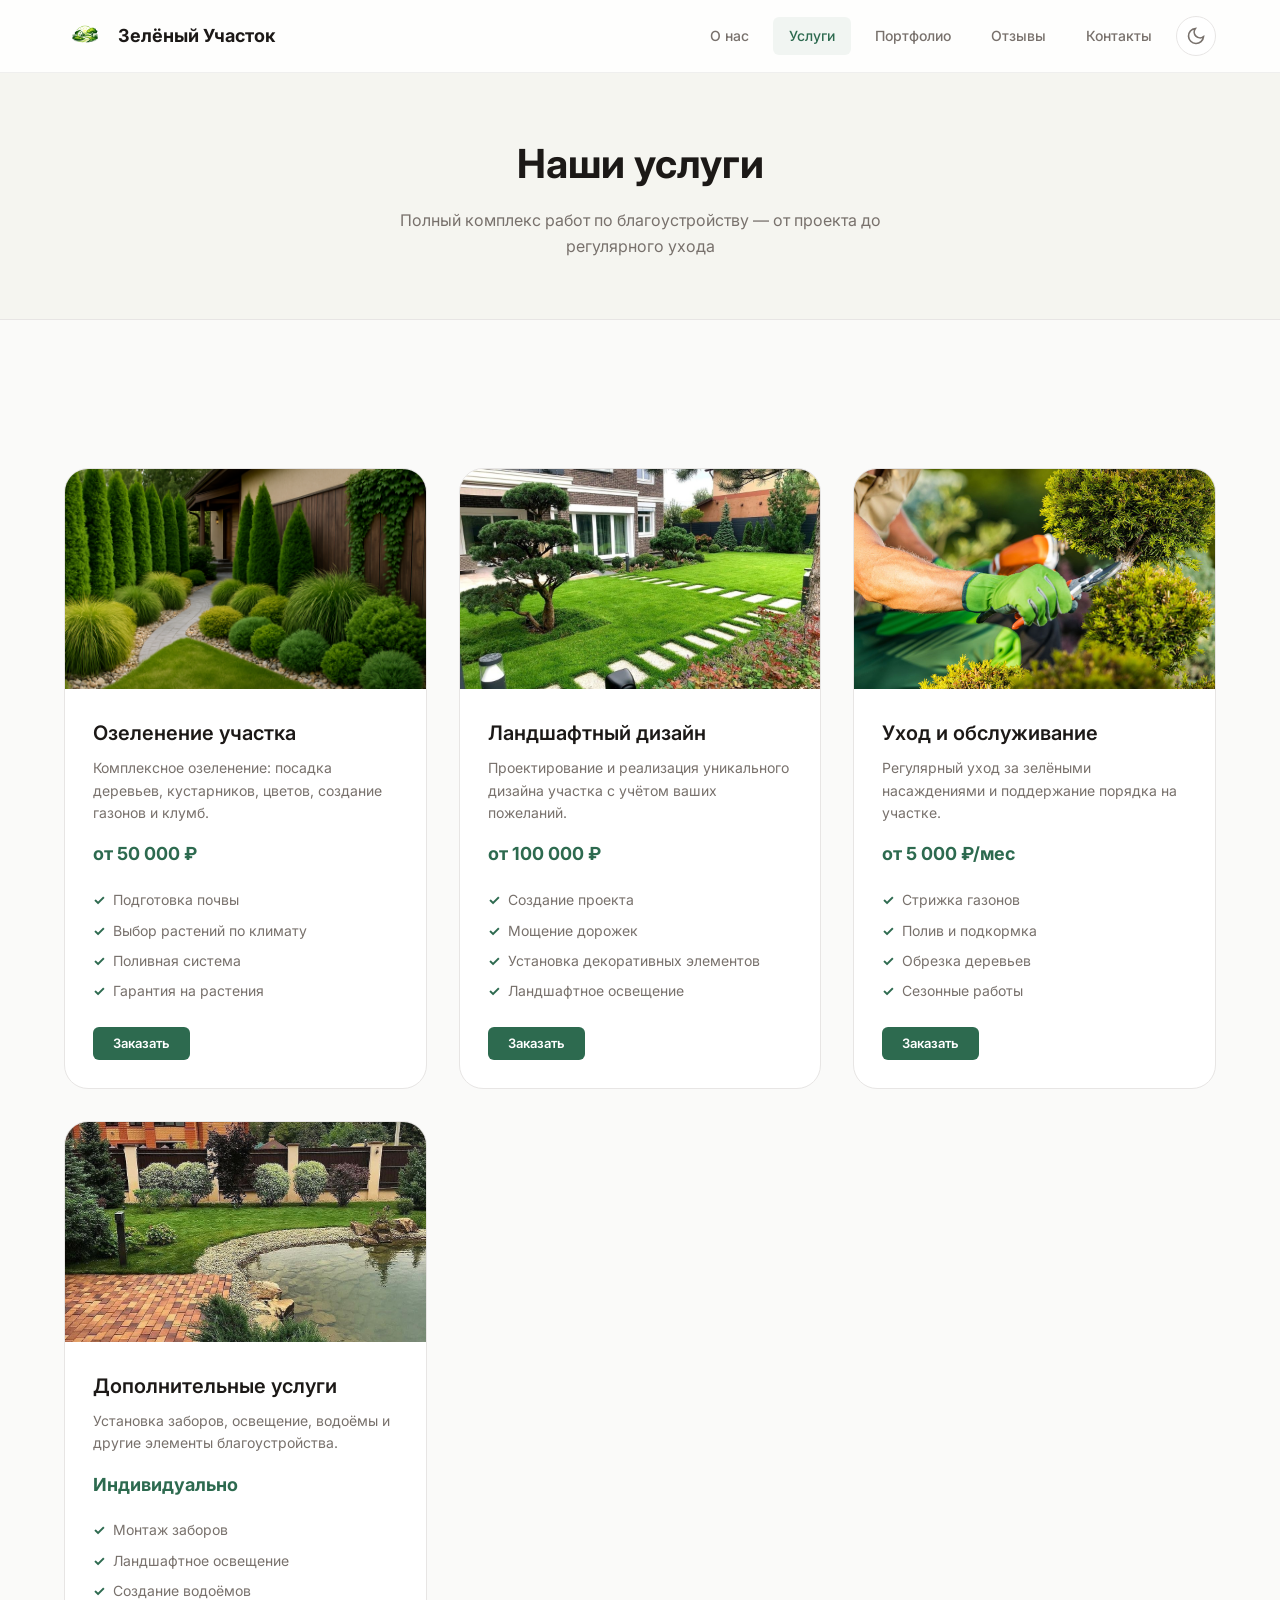
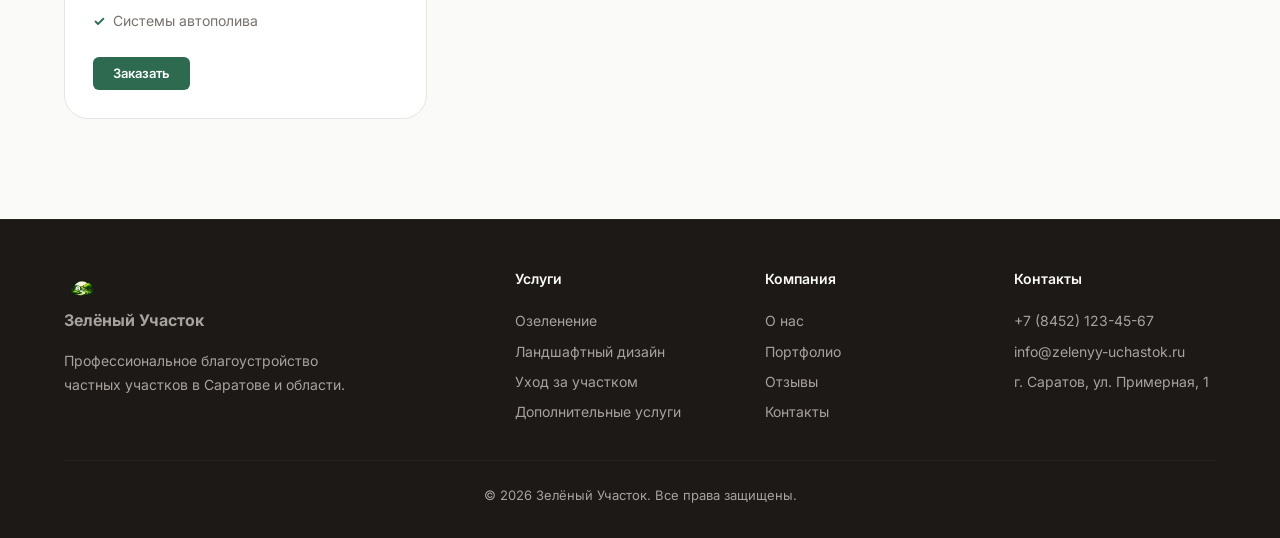
<file: services.html>
<!DOCTYPE html>
<html lang="ru" data-theme="light">
<head>
  <meta charset="UTF-8">
  <meta name="viewport" content="width=device-width, initial-scale=1.0">
  <title>Услуги — Зелёный Участок</title>
  <meta name="description" content="Полный спектр услуг по благоустройству участков: озеленение, ландшафтный дизайн, уход и обслуживание.">
  <link rel="preconnect" href="https://fonts.googleapis.com">
  <link rel="preconnect" href="https://fonts.gstatic.com" crossorigin>
  <link href="https://fonts.googleapis.com/css2?family=Inter:wght@400;500;600;700;800&display=swap" rel="stylesheet">
  <link rel="stylesheet" href="styles/style.css">
</head>
<body>

  <!-- Header (same nav pattern as index) -->
  <header class="header">
    <div class="container">
      <a href="index.html" class="header-logo">
        <img src="images/logo_no_fon.png" alt="Зелёный Участок">
        Зелёный Участок
      </a>
      <nav class="header-nav" id="headerNav">
        <a href="index.html#about">О нас</a>
        <a href="services.html" class="active">Услуги</a>
        <a href="index.html#portfolio">Портфолио</a>
        <a href="index.html#testimonials">Отзывы</a>
        <a href="index.html#contact">Контакты</a>
        <button class="theme-toggle" id="themeToggle" aria-label="Сменить тему">
          <svg class="icon-sun" width="20" height="20" viewBox="0 0 24 24" fill="none" stroke="currentColor" stroke-width="2"><circle cx="12" cy="12" r="5"/><path d="M12 1v2M12 21v2M4.22 4.22l1.42 1.42M18.36 18.36l1.42 1.42M1 12h2M21 12h2M4.22 19.78l1.42-1.42M18.36 5.64l1.42-1.42"/></svg>
          <svg class="icon-moon" width="20" height="20" viewBox="0 0 24 24" fill="none" stroke="currentColor" stroke-width="2"><path d="M21 12.79A9 9 0 1111.21 3 7 7 0 0021 12.79z"/></svg>
        </button>
      </nav>
      <button class="mobile-menu-btn" id="mobileMenuBtn" aria-label="Меню">
        <span></span><span></span><span></span>
      </button>
    </div>
  </header>

  <!-- Page header -->
  <section class="page-header">
    <div class="container">
      <h1>Наши услуги</h1>
      <p>Полный комплекс работ по благоустройству — от проекта до регулярного ухода</p>
    </div>
  </section>

  <!-- Services detail -->
  <section class="section">
    <div class="container">
      <div class="services-detail-grid">
        <div class="service-detail-card fade-in">
          <img src="images/uslug1.png" alt="Озеленение участка" loading="lazy">
          <div class="service-detail-card-body">
            <h3>Озеленение участка</h3>
            <p>Комплексное озеленение: посадка деревьев, кустарников, цветов, создание газонов и клумб.</p>
            <div class="price">от 50 000 ₽</div>
            <ul>
              <li>Подготовка почвы</li>
              <li>Выбор растений по климату</li>
              <li>Поливная система</li>
              <li>Гарантия на растения</li>
            </ul>
            <a href="index.html#contact" class="btn btn-primary btn-sm">Заказать</a>
          </div>
        </div>
        <div class="service-detail-card fade-in">
          <img src="images/uslug2.jpg" alt="Ландшафтный дизайн" loading="lazy">
          <div class="service-detail-card-body">
            <h3>Ландшафтный дизайн</h3>
            <p>Проектирование и реализация уникального дизайна участка с учётом ваших пожеланий.</p>
            <div class="price">от 100 000 ₽</div>
            <ul>
              <li>Создание проекта</li>
              <li>Мощение дорожек</li>
              <li>Установка декоративных элементов</li>
              <li>Ландшафтное освещение</li>
            </ul>
            <a href="index.html#contact" class="btn btn-primary btn-sm">Заказать</a>
          </div>
        </div>
        <div class="service-detail-card fade-in">
          <img src="images/uslug3.jpg" alt="Уход за участком" loading="lazy">
          <div class="service-detail-card-body">
            <h3>Уход и обслуживание</h3>
            <p>Регулярный уход за зелёными насаждениями и поддержание порядка на участке.</p>
            <div class="price">от 5 000 ₽/мес</div>
            <ul>
              <li>Стрижка газонов</li>
              <li>Полив и подкормка</li>
              <li>Обрезка деревьев</li>
              <li>Сезонные работы</li>
            </ul>
            <a href="index.html#contact" class="btn btn-primary btn-sm">Заказать</a>
          </div>
        </div>
        <div class="service-detail-card fade-in">
          <img src="images/uslug4.jpg" alt="Дополнительные услуги" loading="lazy">
          <div class="service-detail-card-body">
            <h3>Дополнительные услуги</h3>
            <p>Установка заборов, освещение, водоёмы и другие элементы благоустройства.</p>
            <div class="price">Индивидуально</div>
            <ul>
              <li>Монтаж заборов</li>
              <li>Ландшафтное освещение</li>
              <li>Создание водоёмов</li>
              <li>Системы автополива</li>
            </ul>
            <a href="index.html#contact" class="btn btn-primary btn-sm">Заказать</a>
          </div>
        </div>
      </div>
    </div>
  </section>

  <!-- Footer -->
  <footer class="footer">
    <div class="container">
      <div class="footer-grid">
        <div class="footer-brand">
          <a href="index.html" class="header-logo" style="font-size:16px">
            <img src="images/logo_no_fon.png" alt="Зелёный Участок" style="width:36px;height:36px">
            Зелёный Участок
          </a>
          <p>Профессиональное благоустройство частных участков в Саратове и области.</p>
        </div>
        <div>
          <h4>Услуги</h4>
          <a href="services.html">Озеленение</a>
          <a href="services.html">Ландшафтный дизайн</a>
          <a href="services.html">Уход за участком</a>
          <a href="services.html">Дополнительные услуги</a>
        </div>
        <div>
          <h4>Компания</h4>
          <a href="index.html#about">О нас</a>
          <a href="index.html#portfolio">Портфолио</a>
          <a href="index.html#testimonials">Отзывы</a>
          <a href="index.html#contact">Контакты</a>
        </div>
        <div>
          <h4>Контакты</h4>
          <a href="tel:+784521234567">+7 (8452) 123-45-67</a>
          <a href="mailto:info@zelenyy-uchastok.ru">info@zelenyy-uchastok.ru</a>
          <a href="#">г. Саратов, ул. Примерная, 1</a>
        </div>
      </div>
      <div class="footer-bottom">
        <p>&copy; 2026 Зелёный Участок. Все права защищены.</p>
      </div>
    </div>
  </footer>

  <script src="js/main.js"></script>
</body>
</html>
</file>
<file: styles/style.css>
/* ==========================================
   Зелёный Участок — Modern Stylesheet
   ========================================== */

/* ----- CSS Variables / Theming ----- */
:root {
  /* Light theme (default) */
  --color-bg: #fafaf9;
  --color-bg-alt: #f5f5f0;
  --color-surface: #ffffff;
  --color-surface-hover: #fafaf9;
  --color-text: #1c1917;
  --color-text-secondary: #78716c;
  --color-text-muted: #a8a29e;
  --color-border: #e7e5e4;
  --color-border-light: #f0efed;
  --color-primary: #2d6a4f;
  --color-primary-light: #40916c;
  --color-primary-lighter: #95d5b2;
  --color-primary-bg: rgba(45, 106, 79, 0.06);
  --color-accent: #d4a373;
  --color-accent-bg: rgba(212, 163, 115, 0.1);
  --color-overlay: rgba(0, 0, 0, 0.5);
  --color-hero-overlay: rgba(0, 0, 0, 0.4);
  --color-input-bg: #ffffff;
  --color-input-border: #d6d3d1;
  --color-input-focus: #2d6a4f;
  --color-success: #16a34a;
  --color-error: #dc2626;
  --color-rating: #f59e0b;
  --color-footer-bg: #1c1917;
  --color-footer-text: #a8a29e;
  --color-footer-border: #292524;
  --color-header-bg: rgba(255, 255, 255, 0.85);
  --color-header-border: rgba(0, 0, 0, 0.06);
  --shadow-sm: 0 1px 2px rgba(0, 0, 0, 0.04);
  --shadow-md: 0 4px 16px rgba(0, 0, 0, 0.06);
  --shadow-lg: 0 8px 32px rgba(0, 0, 0, 0.08);
  --shadow-xl: 0 16px 48px rgba(0, 0, 0, 0.1);
  --radius-sm: 6px;
  --radius-md: 10px;
  --radius-lg: 16px;
  --radius-xl: 24px;
  --font-sans: 'Inter', -apple-system, BlinkMacSystemFont, 'Segoe UI', Roboto, sans-serif;
  --container: 1200px;
  --header-height: 72px;
}

/* Dark theme */
[data-theme="dark"] {
  --color-bg: #0c0a09;
  --color-bg-alt: #1c1917;
  --color-surface: #1c1917;
  --color-surface-hover: #292524;
  --color-text: #fafaf9;
  --color-text-secondary: #a8a29e;
  --color-text-muted: #78716c;
  --color-border: #292524;
  --color-border-light: #1c1917;
  --color-primary: #52b788;
  --color-primary-light: #40916c;
  --color-primary-lighter: #2d6a4f;
  --color-primary-bg: rgba(82, 183, 136, 0.1);
  --color-accent: #d4a373;
  --color-accent-bg: rgba(212, 163, 115, 0.12);
  --color-overlay: rgba(0, 0, 0, 0.7);
  --color-hero-overlay: rgba(0, 0, 0, 0.55);
  --color-input-bg: #292524;
  --color-input-border: #44403c;
  --color-input-focus: #52b788;
  --color-success: #4ade80;
  --color-error: #f87171;
  --color-rating: #fbbf24;
  --color-footer-bg: #000000;
  --color-footer-text: #78716c;
  --color-footer-border: #1c1917;
  --color-header-bg: rgba(12, 10, 9, 0.9);
  --color-header-border: rgba(255, 255, 255, 0.06);
  --shadow-sm: 0 1px 2px rgba(0, 0, 0, 0.2);
  --shadow-md: 0 4px 16px rgba(0, 0, 0, 0.3);
  --shadow-lg: 0 8px 32px rgba(0, 0, 0, 0.35);
  --shadow-xl: 0 16px 48px rgba(0, 0, 0, 0.4);
}

/* ----- Reset & Base ----- */
*, *::before, *::after {
  margin: 0;
  padding: 0;
  box-sizing: border-box;
}

html {
  scroll-behavior: smooth;
  scroll-padding-top: var(--header-height);
}

body {
  font-family: var(--font-sans);
  background: var(--color-bg);
  color: var(--color-text);
  line-height: 1.6;
  transition: background 0.3s ease, color 0.3s ease;
  -webkit-font-smoothing: antialiased;
}

a {
  color: var(--color-primary);
  text-decoration: none;
  transition: color 0.2s ease;
}

a:hover {
  color: var(--color-primary-light);
}

img {
  max-width: 100%;
  height: auto;
  display: block;
}

ul {
  list-style: none;
}

.container {
  width: 100%;
  max-width: var(--container);
  margin: 0 auto;
  padding: 0 24px;
}

.section {
  padding: 100px 0;
}

.section-alt {
  background: var(--color-bg-alt);
  transition: background 0.3s ease;
}

.section-label {
  display: inline-block;
  font-size: 12px;
  font-weight: 600;
  text-transform: uppercase;
  letter-spacing: 2px;
  color: var(--color-primary);
  margin-bottom: 12px;
}

.section-title {
  font-size: 36px;
  font-weight: 700;
  line-height: 1.2;
  margin-bottom: 16px;
}

.section-subtitle {
  font-size: 16px;
  color: var(--color-text-secondary);
  max-width: 600px;
}

/* ----- Header / Navbar ----- */
.header {
  position: fixed;
  top: 0;
  left: 0;
  right: 0;
  z-index: 1000;
  background: var(--color-header-bg);
  border-bottom: 1px solid var(--color-header-border);
  backdrop-filter: blur(12px);
  -webkit-backdrop-filter: blur(12px);
  transition: background 0.3s ease, border-color 0.3s ease;
}

.header .container {
  display: flex;
  align-items: center;
  justify-content: space-between;
  height: var(--header-height);
}

.header-logo {
  display: flex;
  align-items: center;
  gap: 12px;
  font-size: 18px;
  font-weight: 700;
  color: var(--color-text);
}

.header-logo img {
  width: 42px;
  height: 42px;
  object-fit: contain;
}

.header-logo:hover {
  color: var(--color-text);
}

.header-nav {
  display: flex;
  align-items: center;
  gap: 8px;
}

.header-nav a {
  padding: 8px 16px;
  border-radius: var(--radius-sm);
  font-size: 14px;
  font-weight: 500;
  color: var(--color-text-secondary);
  transition: all 0.2s ease;
}

.header-nav a:hover {
  background: var(--color-primary-bg);
  color: var(--color-primary);
}

.header-nav a.active {
  color: var(--color-primary);
  background: var(--color-primary-bg);
}

/* Theme toggle */
.theme-toggle {
  width: 40px;
  height: 40px;
  border-radius: 50%;
  border: 1px solid var(--color-border);
  background: var(--color-surface);
  color: var(--color-text-secondary);
  cursor: pointer;
  display: flex;
  align-items: center;
  justify-content: center;
  font-size: 18px;
  transition: all 0.2s ease;
  flex-shrink: 0;
}

.theme-toggle:hover {
  border-color: var(--color-primary);
  color: var(--color-primary);
}

.theme-toggle .icon-sun,
.theme-toggle .icon-moon {
  transition: opacity 0.3s ease, transform 0.3s ease;
}

[data-theme="light"] .theme-toggle .icon-sun,
[data-theme="dark"] .theme-toggle .icon-moon {
  display: none;
}

/* Mobile menu */
.mobile-menu-btn {
  display: none;
  width: 40px;
  height: 40px;
  border: none;
  background: none;
  cursor: pointer;
  flex-direction: column;
  justify-content: center;
  gap: 5px;
  padding: 8px;
}

.mobile-menu-btn span {
  display: block;
  width: 100%;
  height: 2px;
  background: var(--color-text);
  border-radius: 2px;
  transition: all 0.3s ease;
}

.mobile-menu-btn.active span:nth-child(1) {
  transform: rotate(45deg) translate(5px, 5px);
}

.mobile-menu-btn.active span:nth-child(2) {
  opacity: 0;
}

.mobile-menu-btn.active span:nth-child(3) {
  transform: rotate(-45deg) translate(5px, -5px);
}

/* ----- Hero ----- */
.hero {
  position: relative;
  min-height: 100vh;
  display: flex;
  align-items: center;
  overflow: hidden;
  padding-top: var(--header-height);
}

.hero-bg {
  position: absolute;
  inset: 0;
  background: url('../images/o_kompanii.jpg') center/cover no-repeat;
  will-change: transform;
  z-index: 0;
}

.hero-bg::after {
  content: '';
  position: absolute;
  inset: 0;
  background: var(--color-hero-overlay);
}

.hero .container {
  position: relative;
  z-index: 1;
  text-align: center;
  color: #ffffff;
  padding: 60px 24px;
}

.hero-badge {
  display: inline-flex;
  align-items: center;
  gap: 8px;
  padding: 8px 20px;
  border-radius: 100px;
  background: rgba(255, 255, 255, 0.1);
  backdrop-filter: blur(8px);
  font-size: 13px;
  font-weight: 500;
  margin-bottom: 24px;
  border: 1px solid rgba(255, 255, 255, 0.12);
}

.hero-badge-dot {
  width: 6px;
  height: 6px;
  border-radius: 50%;
  background: #4ade80;
  animation: pulse-dot 2s ease-in-out infinite;
}

@keyframes pulse-dot {
  0%, 100% { box-shadow: 0 0 0 0 rgba(74, 222, 128, 0.6); }
  50% { box-shadow: 0 0 8px 2px rgba(74, 222, 128, 0.3); }
}

.hero h1 {
  font-size: 56px;
  font-weight: 800;
  line-height: 1.1;
  margin-bottom: 20px;
  letter-spacing: -1px;
}

.hero h1 span {
  display: block;
  font-weight: 400;
  font-size: 20px;
  letter-spacing: normal;
  opacity: 0.8;
  margin-bottom: 8px;
}

.hero p {
  font-size: 18px;
  opacity: 0.85;
  max-width: 600px;
  margin: 0 auto 36px;
}

.hero-buttons {
  display: flex;
  gap: 16px;
  justify-content: center;
  flex-wrap: wrap;
}

.hero-scroll {
  position: absolute;
  bottom: 32px;
  left: 50%;
  transform: translateX(-50%);
  z-index: 1;
  display: flex;
  flex-direction: column;
  align-items: center;
  gap: 8px;
  color: rgba(255, 255, 255, 0.5);
  font-size: 11px;
  text-transform: uppercase;
  letter-spacing: 2px;
  animation: fade-in-up 1s ease 1s both;
}

.hero-scroll-line {
  width: 1px;
  height: 40px;
  background: linear-gradient(180deg, rgba(255, 255, 255, 0.4), transparent);
  animation: scroll-line 2s ease-in-out infinite;
}

@keyframes scroll-line {
  0% { transform: scaleY(1); opacity: 1; }
  50% { transform: scaleY(0.3); opacity: 0.3; }
  100% { transform: scaleY(1); opacity: 1; }
}

/* ----- Buttons ----- */
.btn {
  display: inline-flex;
  align-items: center;
  gap: 8px;
  padding: 14px 28px;
  border-radius: var(--radius-sm);
  font-size: 15px;
  font-weight: 600;
  cursor: pointer;
  transition: all 0.3s ease;
  border: none;
  line-height: 1;
  font-family: inherit;
  text-decoration: none;
}

.btn-primary {
  background: var(--color-primary);
  color: #ffffff;
}

.btn-primary:hover {
  background: var(--color-primary-light);
  transform: translateY(-2px);
  box-shadow: 0 8px 24px rgba(45, 106, 79, 0.25);
  color: #ffffff;
}

.btn-outline {
  background: transparent;
  color: #ffffff;
  border: 2px solid rgba(255, 255, 255, 0.3);
}

.btn-outline:hover {
  border-color: #ffffff;
  background: rgba(255, 255, 255, 0.1);
  transform: translateY(-2px);
  color: #ffffff;
}

.btn-ghost {
  background: transparent;
  color: var(--color-text-secondary);
  padding: 8px 16px;
  font-size: 14px;
}

.btn-ghost:hover {
  color: var(--color-primary);
  background: var(--color-primary-bg);
}

.btn-sm {
  padding: 10px 20px;
  font-size: 13px;
}

/* ----- About ----- */
.about-grid {
  display: grid;
  grid-template-columns: 1fr 1fr;
  gap: 64px;
  align-items: center;
}

.about-image {
  border-radius: var(--radius-xl);
  overflow: hidden;
  box-shadow: var(--shadow-lg);
  position: relative;
}

.about-image img {
  width: 100%;
  height: 450px;
  object-fit: cover;
  transition: transform 0.6s ease;
}

.about-image:hover img {
  transform: scale(1.03);
}

.about-text p {
  font-size: 16px;
  color: var(--color-text-secondary);
  margin-bottom: 16px;
  line-height: 1.8;
}

.about-text .about-lead {
  font-size: 20px;
  font-weight: 500;
  color: var(--color-text);
}

/* ----- Services ----- */
.services-grid {
  display: grid;
  grid-template-columns: repeat(auto-fit, minmax(280px, 1fr));
  gap: 24px;
  margin-top: 48px;
}

.service-card {
  background: var(--color-surface);
  border: 1px solid var(--color-border);
  border-radius: var(--radius-lg);
  padding: 32px;
  cursor: pointer;
  transition: all 0.3s ease;
  position: relative;
  overflow: hidden;
}

.service-card::before {
  content: '';
  position: absolute;
  top: 0;
  left: 0;
  right: 0;
  height: 3px;
  background: linear-gradient(90deg, var(--color-primary), var(--color-primary-lighter));
  transform: scaleX(0);
  transform-origin: left;
  transition: transform 0.4s ease;
}

.service-card:hover {
  transform: translateY(-4px);
  border-color: var(--color-primary);
  box-shadow: var(--shadow-lg);
}

.service-card:hover::before {
  transform: scaleX(1);
}

.service-card-icon {
  width: 56px;
  height: 56px;
  border-radius: var(--radius-md);
  background: var(--color-primary-bg);
  display: flex;
  align-items: center;
  justify-content: center;
  margin-bottom: 20px;
  color: var(--color-primary);
  transition: all 0.3s ease;
}

.service-card:hover .service-card-icon {
  background: var(--color-primary);
  color: #ffffff;
  transform: scale(1.05);
}

.service-card-icon svg {
  width: 26px;
  height: 26px;
}

.service-card h3 {
  font-size: 18px;
  font-weight: 600;
  margin-bottom: 8px;
}

.service-card p {
  font-size: 14px;
  color: var(--color-text-secondary);
  line-height: 1.6;
  margin-bottom: 16px;
}

.service-card-arrow {
  display: inline-flex;
  align-items: center;
  gap: 6px;
  font-size: 13px;
  font-weight: 500;
  color: var(--color-primary);
  transition: all 0.3s ease;
}

.service-card-arrow svg {
  width: 16px;
  height: 16px;
  transition: transform 0.3s ease;
}

.service-card.expanded .service-card-arrow svg {
  transform: rotate(180deg);
}

.service-card-price {
  display: inline-block;
  font-size: 13px;
  font-weight: 600;
  color: var(--color-primary);
  padding: 4px 12px;
  border-radius: 100px;
  background: var(--color-primary-bg);
  margin-bottom: 12px;
}

.service-card-details {
  max-height: 0;
  overflow: hidden;
  transition: max-height 0.4s ease, opacity 0.3s ease;
  opacity: 0;
}

.service-card.expanded .service-card-details {
  max-height: 300px;
  opacity: 1;
}

.service-card-details ul {
  padding-top: 16px;
  border-top: 1px solid var(--color-border);
}

.service-card-details li {
  font-size: 14px;
  color: var(--color-text-secondary);
  padding: 6px 0;
  display: flex;
  align-items: center;
  gap: 8px;
}

.service-card-details li::before {
  content: '';
  width: 4px;
  height: 4px;
  border-radius: 50%;
  background: var(--color-primary);
  flex-shrink: 0;
}

/* ----- Portfolio ----- */
.portfolio-grid {
  display: grid;
  grid-template-columns: repeat(auto-fit, minmax(300px, 1fr));
  gap: 20px;
  margin-top: 48px;
}

.portfolio-item {
  border-radius: var(--radius-lg);
  overflow: hidden;
  cursor: pointer;
  position: relative;
  aspect-ratio: 4 / 3;
}

.portfolio-item img {
  width: 100%;
  height: 100%;
  object-fit: cover;
  transition: transform 0.6s ease;
}

.portfolio-item:hover img {
  transform: scale(1.06);
}

.portfolio-item-overlay {
  position: absolute;
  inset: 0;
  background: linear-gradient(180deg, transparent 50%, rgba(0, 0, 0, 0.7));
  display: flex;
  align-items: flex-end;
  padding: 24px;
  opacity: 0;
  transition: opacity 0.3s ease;
}

.portfolio-item:hover .portfolio-item-overlay {
  opacity: 1;
}

.portfolio-item-overlay h4 {
  color: #ffffff;
  font-size: 16px;
  font-weight: 600;
}

.portfolio-item-overlay p {
  color: rgba(255, 255, 255, 0.7);
  font-size: 13px;
}

/* Lightbox */
.lightbox {
  position: fixed;
  inset: 0;
  z-index: 2000;
  background: rgba(0, 0, 0, 0.9);
  display: flex;
  align-items: center;
  justify-content: center;
  opacity: 0;
  pointer-events: none;
  transition: opacity 0.3s ease;
  padding: 40px;
}

.lightbox.open {
  opacity: 1;
  pointer-events: all;
}

.lightbox img {
  max-width: 90vw;
  max-height: 85vh;
  border-radius: var(--radius-md);
  object-fit: contain;
}

.lightbox-close {
  position: absolute;
  top: 24px;
  right: 24px;
  width: 48px;
  height: 48px;
  border-radius: 50%;
  border: none;
  background: rgba(255, 255, 255, 0.1);
  color: #ffffff;
  font-size: 24px;
  cursor: pointer;
  display: flex;
  align-items: center;
  justify-content: center;
  transition: background 0.2s ease;
}

.lightbox-close:hover {
  background: rgba(255, 255, 255, 0.2);
}

.lightbox-nav {
  position: absolute;
  top: 50%;
  transform: translateY(-50%);
  width: 48px;
  height: 48px;
  border-radius: 50%;
  border: none;
  background: rgba(255, 255, 255, 0.1);
  color: #ffffff;
  cursor: pointer;
  display: flex;
  align-items: center;
  justify-content: center;
  transition: background 0.2s ease;
}

.lightbox-nav:hover {
  background: rgba(255, 255, 255, 0.2);
}

.lightbox-nav svg {
  width: 24px;
  height: 24px;
}

.lightbox-prev { left: 24px; }
.lightbox-next { right: 24px; }

@media (max-width: 768px) {
  .lightbox-nav { display: none; }
}

/* ----- Testimonials ----- */
.testimonials-grid {
  display: grid;
  grid-template-columns: repeat(auto-fit, minmax(300px, 1fr));
  gap: 24px;
  margin-top: 48px;
}

.testimonial-card {
  background: var(--color-surface);
  border: 1px solid var(--color-border);
  border-radius: var(--radius-lg);
  padding: 32px;
  transition: all 0.3s ease;
}

.testimonial-card:hover {
  transform: translateY(-4px);
  box-shadow: var(--shadow-lg);
  border-color: var(--color-border);
}

.testimonial-rating {
  color: var(--color-rating);
  font-size: 16px;
  letter-spacing: 2px;
  margin-bottom: 12px;
}

.testimonial-card blockquote {
  font-size: 15px;
  color: var(--color-text-secondary);
  line-height: 1.7;
  font-style: italic;
  margin-bottom: 16px;
}

.testimonial-card cite {
  font-style: normal;
  font-size: 14px;
  font-weight: 600;
  color: var(--color-text);
}

/* ----- Contact ----- */
.contact-wrapper {
  display: grid;
  grid-template-columns: 1fr 1fr;
  gap: 64px;
  margin-top: 48px;
  align-items: start;
}

.contact-info p {
  font-size: 16px;
  color: var(--color-text-secondary);
  line-height: 1.8;
  margin-bottom: 24px;
}

.contact-details {
  display: flex;
  flex-direction: column;
  gap: 16px;
}

.contact-detail {
  display: flex;
  align-items: center;
  gap: 12px;
  font-size: 14px;
  color: var(--color-text-secondary);
}

.contact-detail svg {
  width: 20px;
  height: 20px;
  color: var(--color-primary);
  flex-shrink: 0;
}

.contact-form {
  display: flex;
  flex-direction: column;
  gap: 16px;
}

.form-group {
  display: flex;
  flex-direction: column;
  gap: 4px;
}

.form-group label {
  font-size: 13px;
  font-weight: 500;
  color: var(--color-text-secondary);
}

.form-group input,
.form-group textarea,
.form-group select {
  padding: 12px 16px;
  border: 1px solid var(--color-input-border);
  border-radius: var(--radius-sm);
  background: var(--color-input-bg);
  color: var(--color-text);
  font-size: 14px;
  font-family: inherit;
  transition: all 0.2s ease;
  outline: none;
}

.form-group input:focus,
.form-group textarea:focus,
.form-group select:focus {
  border-color: var(--color-input-focus);
  box-shadow: 0 0 0 3px rgba(45, 106, 79, 0.1);
}

.form-group textarea {
  resize: vertical;
  min-height: 120px;
}

.form-group .char-counter {
  text-align: right;
  font-size: 12px;
  color: var(--color-text-muted);
}

.form-group .error-message {
  font-size: 12px;
  color: var(--color-error);
  display: none;
}

.form-group.error input,
.form-group.error textarea {
  border-color: var(--color-error);
}

.form-group.error .error-message {
  display: block;
}

.form-row {
  display: grid;
  grid-template-columns: 1fr 1fr;
  gap: 16px;
}

.form-success {
  display: none;
  text-align: center;
  padding: 40px;
  border-radius: var(--radius-lg);
  background: var(--color-primary-bg);
}

.form-success.show {
  display: block;
}

.form-success svg {
  width: 48px;
  height: 48px;
  color: var(--color-success);
  margin-bottom: 16px;
}

.form-success h3 {
  font-size: 20px;
  font-weight: 600;
  margin-bottom: 8px;
}

.form-success p {
  color: var(--color-text-secondary);
  font-size: 14px;
}

/* ----- Footer ----- */
.footer {
  background: var(--color-footer-bg);
  color: var(--color-footer-text);
  padding: 48px 0 32px;
  border-top: 1px solid var(--color-footer-border);
  transition: background 0.3s ease, border-color 0.3s ease;
}

.footer-grid {
  display: grid;
  grid-template-columns: 2fr 1fr 1fr 1fr;
  gap: 48px;
  margin-bottom: 32px;
}

.footer-brand p {
  font-size: 14px;
  line-height: 1.7;
  margin-top: 12px;
  max-width: 300px;
}

.footer h4 {
  font-size: 14px;
  font-weight: 600;
  color: #fafaf9;
  margin-bottom: 16px;
}

.footer a {
  display: block;
  font-size: 14px;
  color: var(--color-footer-text);
  padding: 4px 0;
  transition: color 0.2s ease;
}

.footer a:hover {
  color: var(--color-primary);
}

.footer-bottom {
  border-top: 1px solid var(--color-footer-border);
  padding-top: 24px;
  margin-top: 32px;
  text-align: center;
  font-size: 13px;
}

/* ----- Animations ----- */
.fade-in {
  opacity: 0;
  transform: translateY(30px);
  transition: opacity 0.7s cubic-bezier(0.22, 1, 0.36, 1),
              transform 0.7s cubic-bezier(0.22, 1, 0.36, 1);
}

.fade-in.visible {
  opacity: 1;
  transform: translateY(0);
}

@keyframes fade-in-up {
  from { opacity: 0; transform: translateY(16px); }
  to { opacity: 1; transform: translateY(0); }
}

/* ----- Services Page ----- */
.page-header {
  padding: calc(var(--header-height) + 60px) 0 60px;
  text-align: center;
  background: var(--color-bg-alt);
  border-bottom: 1px solid var(--color-border);
  transition: background 0.3s ease, border-color 0.3s ease;
}

.page-header h1 {
  font-size: 40px;
  font-weight: 700;
  margin-bottom: 12px;
}

.page-header p {
  font-size: 16px;
  color: var(--color-text-secondary);
  max-width: 500px;
  margin: 0 auto;
}

.services-detail-grid {
  display: grid;
  grid-template-columns: repeat(auto-fit, minmax(340px, 1fr));
  gap: 32px;
  margin-top: 48px;
}

.service-detail-card {
  background: var(--color-surface);
  border: 1px solid var(--color-border);
  border-radius: var(--radius-xl);
  overflow: hidden;
  transition: all 0.3s ease;
}

.service-detail-card:hover {
  transform: translateY(-4px);
  box-shadow: var(--shadow-lg);
}

.service-detail-card img {
  width: 100%;
  height: 220px;
  object-fit: cover;
}

.service-detail-card-body {
  padding: 28px;
}

.service-detail-card-body h3 {
  font-size: 20px;
  font-weight: 600;
  margin-bottom: 8px;
}

.service-detail-card-body > p {
  font-size: 14px;
  color: var(--color-text-secondary);
  line-height: 1.6;
  margin-bottom: 16px;
}

.service-detail-card-body .price {
  font-size: 18px;
  font-weight: 700;
  color: var(--color-primary);
  margin-bottom: 16px;
}

.service-detail-card-body ul {
  margin-bottom: 20px;
}

.service-detail-card-body li {
  font-size: 14px;
  color: var(--color-text-secondary);
  padding: 4px 0;
  padding-left: 20px;
  position: relative;
}

.service-detail-card-body li::before {
  content: '✓';
  position: absolute;
  left: 0;
  color: var(--color-primary);
  font-weight: 700;
}

/* ==========================================
   Responsive
   ========================================== */

@media (max-width: 1024px) {
  .about-grid {
    gap: 40px;
  }
  .footer-grid {
    grid-template-columns: 1fr 1fr;
  }
}

@media (max-width: 900px) {
  .hero h1 {
    font-size: 40px;
  }
  .hero h1 span {
    font-size: 18px;
  }
  .about-grid {
    grid-template-columns: 1fr;
  }
  .about-image img {
    height: 300px;
  }
  .contact-wrapper {
    grid-template-columns: 1fr;
    gap: 40px;
  }
  .section {
    padding: 72px 0;
  }
}

@media (max-width: 768px) {
  :root {
    --header-height: 64px;
  }

  .header-nav {
    position: fixed;
    top: var(--header-height);
    left: 0;
    right: 0;
    flex-direction: column;
    background: var(--color-header-bg);
    backdrop-filter: blur(12px);
    border-bottom: 1px solid var(--color-header-border);
    padding: 16px 24px;
    gap: 4px;
    transform: translateY(-120%);
    transition: transform 0.3s ease;
    align-items: stretch;
  }

  .header-nav.open {
    transform: translateY(0);
  }

  .header-nav a {
    padding: 12px 16px;
    font-size: 16px;
  }

  .mobile-menu-btn {
    display: flex;
  }

  .hero {
    min-height: 85vh;
  }
  .hero h1 {
    font-size: 32px;
  }
  .hero p {
    font-size: 16px;
  }

  .section-title {
    font-size: 28px;
  }

  .services-grid {
    grid-template-columns: 1fr;
  }
  .portfolio-grid {
    grid-template-columns: 1fr 1fr;
  }
  .testimonials-grid {
    grid-template-columns: 1fr;
  }
  .form-row {
    grid-template-columns: 1fr;
  }
  .footer-grid {
    grid-template-columns: 1fr;
    gap: 32px;
  }
  .footer-brand p {
    max-width: 100%;
  }

  .services-detail-grid {
    grid-template-columns: 1fr;
  }
  .page-header h1 {
    font-size: 32px;
  }
}

@media (max-width: 480px) {
  .hero h1 {
    font-size: 28px;
  }
  .portfolio-grid {
    grid-template-columns: 1fr;
  }
  .section {
    padding: 56px 0;
  }
  .hero-badge {
    font-size: 11px;
    padding: 6px 14px;
  }
  .service-card {
    padding: 24px;
  }
}
</file>
